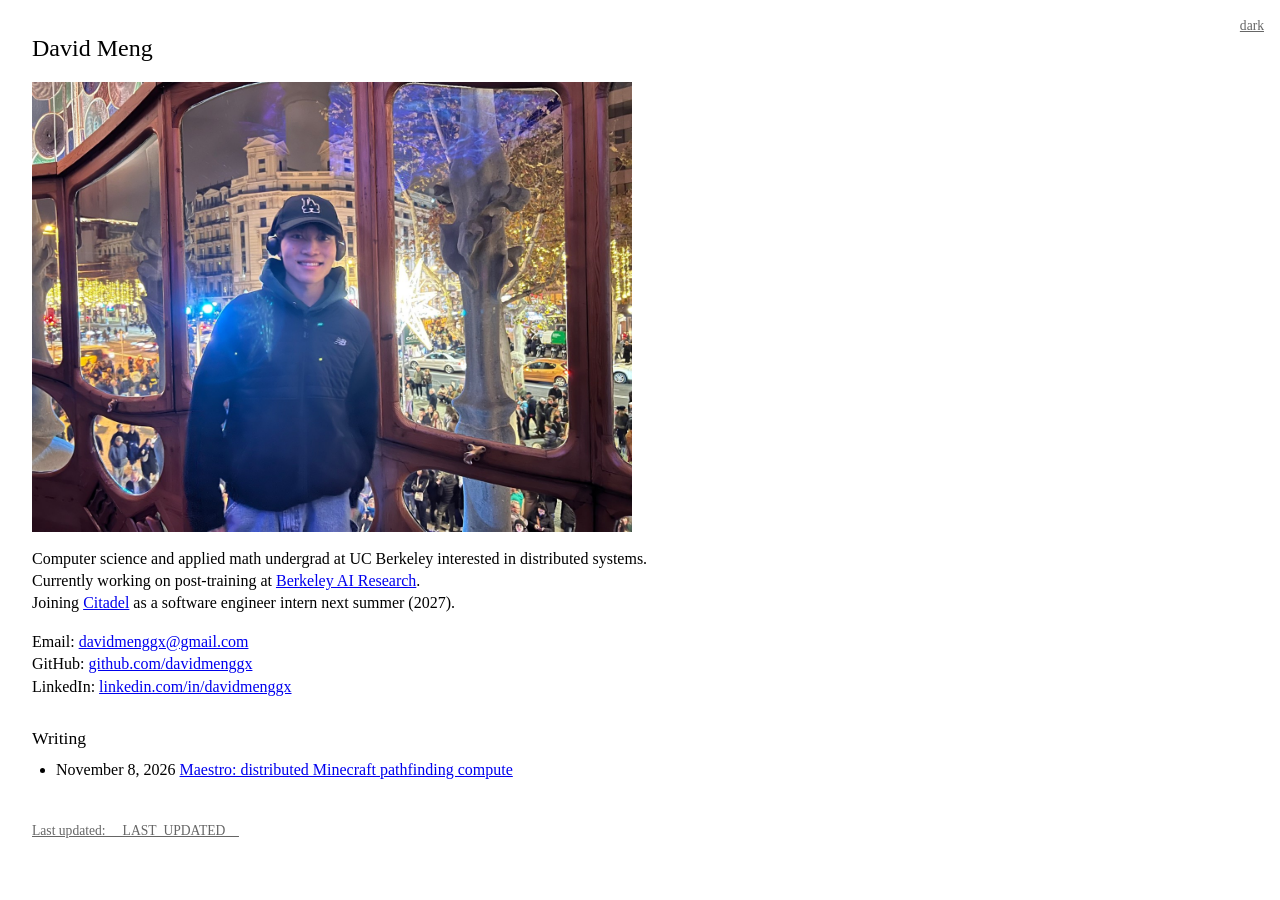
<file: index.html>
<!DOCTYPE html>
<html lang="en" data-theme="light">
<head>
<meta charset="utf-8">
<meta name="viewport" content="width=device-width, initial-scale=1">
<title>David Meng</title>
<link rel="stylesheet" href="style.css">
<script>
  (function () {
    var saved = null;
    try { saved = localStorage.getItem('theme'); } catch (e) {}
    document.documentElement.dataset.theme = saved === 'dark' ? 'dark' : 'light';
  })();
</script>
</head>
<body>

<button id="theme-toggle" type="button" hidden></button>

<h1>David Meng</h1>

<img id="portrait" src="assets/portraits/portrait1.jpg" alt="David Meng">
<div id="portrait-caption" hidden></div>

<script>
  (function () {
    // TODO: Make sure to update this when adding/removing portraits.
    // A first-time visitor always gets PORTRAITS[0]
    var PORTRAITS = [
      { src: 'assets/portraits/portrait1.jpg',  caption: 'Casa Batlló. Barcelona, Spain.' },
      { src: 'assets/portraits/portrait3.jpg', caption: 'Volcanoes National Park, Hawaii.' },
      { src: 'assets/portraits/portrait4.jpg', caption: 'Chicago, Illinois.' },
      { src: 'assets/portraits/portrait5.jpg', caption: 'Sagrada Família. Barcelona, Spain.' },
      { src: 'assets/portraits/portrait6.jpg', caption: 'Grand Canyon, Arizona.' },
      { src: 'assets/portraits/portrait7.jpg', caption: 'Pismo Beach, California.' },
      { src: 'assets/portraits/portrait8.jpg', caption: 'San Francisco, California.' },
    ];

    var img = document.getElementById('portrait');
    var tip = document.getElementById('portrait-caption');

    var KEY = 'portrait-deck';
    var state = null;
    var firstVisit = false;
    try {
      var raw = localStorage.getItem(KEY);
      firstVisit = raw === null;
      state = JSON.parse(raw);
    } catch (e) {}
    if (!state || !Array.isArray(state.deck)) state = { deck: [], last: -1 };

    state.deck = state.deck.filter(function (i) {
      return typeof i === 'number' && i >= 0 && i < PORTRAITS.length;
    });

    if (!state.deck.length) {
      for (var i = 0; i < PORTRAITS.length; i++) state.deck.push(i);
      var from = firstVisit ? 1 : 0;
      for (var i = state.deck.length - 1; i > from; i--) {   // Fisher-Yates
        var j = from + Math.floor(Math.random() * (i - from + 1));
        var t = state.deck[i]; state.deck[i] = state.deck[j]; state.deck[j] = t;
      }
      if (state.deck.length > 1 && state.deck[0] === state.last) {
        var k = 1 + Math.floor(Math.random() * (state.deck.length - 1));
        state.deck[0] = state.deck[k]; state.deck[k] = state.last;
      }
    }

    var next = state.deck.shift();
    var pick = PORTRAITS[next];
    state.last = next;
    try { localStorage.setItem(KEY, JSON.stringify(state)); } catch (e) {}

    img.src = pick.src;
    tip.textContent = pick.caption;

    function place(e) {
      var x = e.clientX + 14;
      var y = e.clientY + 16;
      if (x + tip.offsetWidth > window.innerWidth - 8) x = e.clientX - tip.offsetWidth - 14;
      if (y + tip.offsetHeight > window.innerHeight - 8) y = e.clientY - tip.offsetHeight - 16;
      tip.style.left = x + 'px';
      tip.style.top = y + 'px';
    }

    img.addEventListener('mouseenter', function (e) { tip.hidden = false; place(e); });
    img.addEventListener('mousemove', place);
    img.addEventListener('mouseleave', function () { tip.hidden = true; });
  })();
</script>

<p>
  Computer science and applied math undergrad at UC Berkeley interested in distributed systems.
  <br>
  Currently working on post-training at
  <a href="https://bair.berkeley.edu/">Berkeley AI Research</a>.
  <br>
  Joining <a href="https://www.citadel.com/">Citadel</a> as a software engineer intern next
  summer (2027).
</p>

<p>
  Email: <a href="mailto:davidmenggx@gmail.com">davidmenggx@gmail.com</a><br>
  GitHub: <a href="https://github.com/davidmenggx">github.com/davidmenggx</a><br>
  LinkedIn: <a href="https://www.linkedin.com/in/davidmenggx">linkedin.com/in/davidmenggx</a>
</p>

<h2>Writing</h2>
<ul>
  <li>
    <time datetime="2026-11-08">November 8, 2026</time>
    <a href="blog/maestro.html">Maestro: distributed Minecraft pathfinding compute</a>
  </li>
</ul>

<p id="updated">
  <a href="https://github.com/davidmenggx/davidmenggx.github.io">Last updated: __LAST_UPDATED__</a>
</p>

<script>
  (function () {
    var root = document.documentElement;
    var button = document.getElementById('theme-toggle');

    function render() {
      var dark = root.dataset.theme === 'dark';
      button.textContent = dark ? 'light' : 'dark';
      button.setAttribute('aria-label', dark ? 'Switch to light theme' : 'Switch to dark theme');
      button.setAttribute('aria-pressed', String(dark));
    }

    button.addEventListener('click', function () {
      var next = root.dataset.theme === 'dark' ? 'light' : 'dark';
      root.dataset.theme = next;
      try { localStorage.setItem('theme', next); } catch (e) {}
      render();
    });

    render();
    button.hidden = false;
  })();
</script>

</body>
</html>
</file>
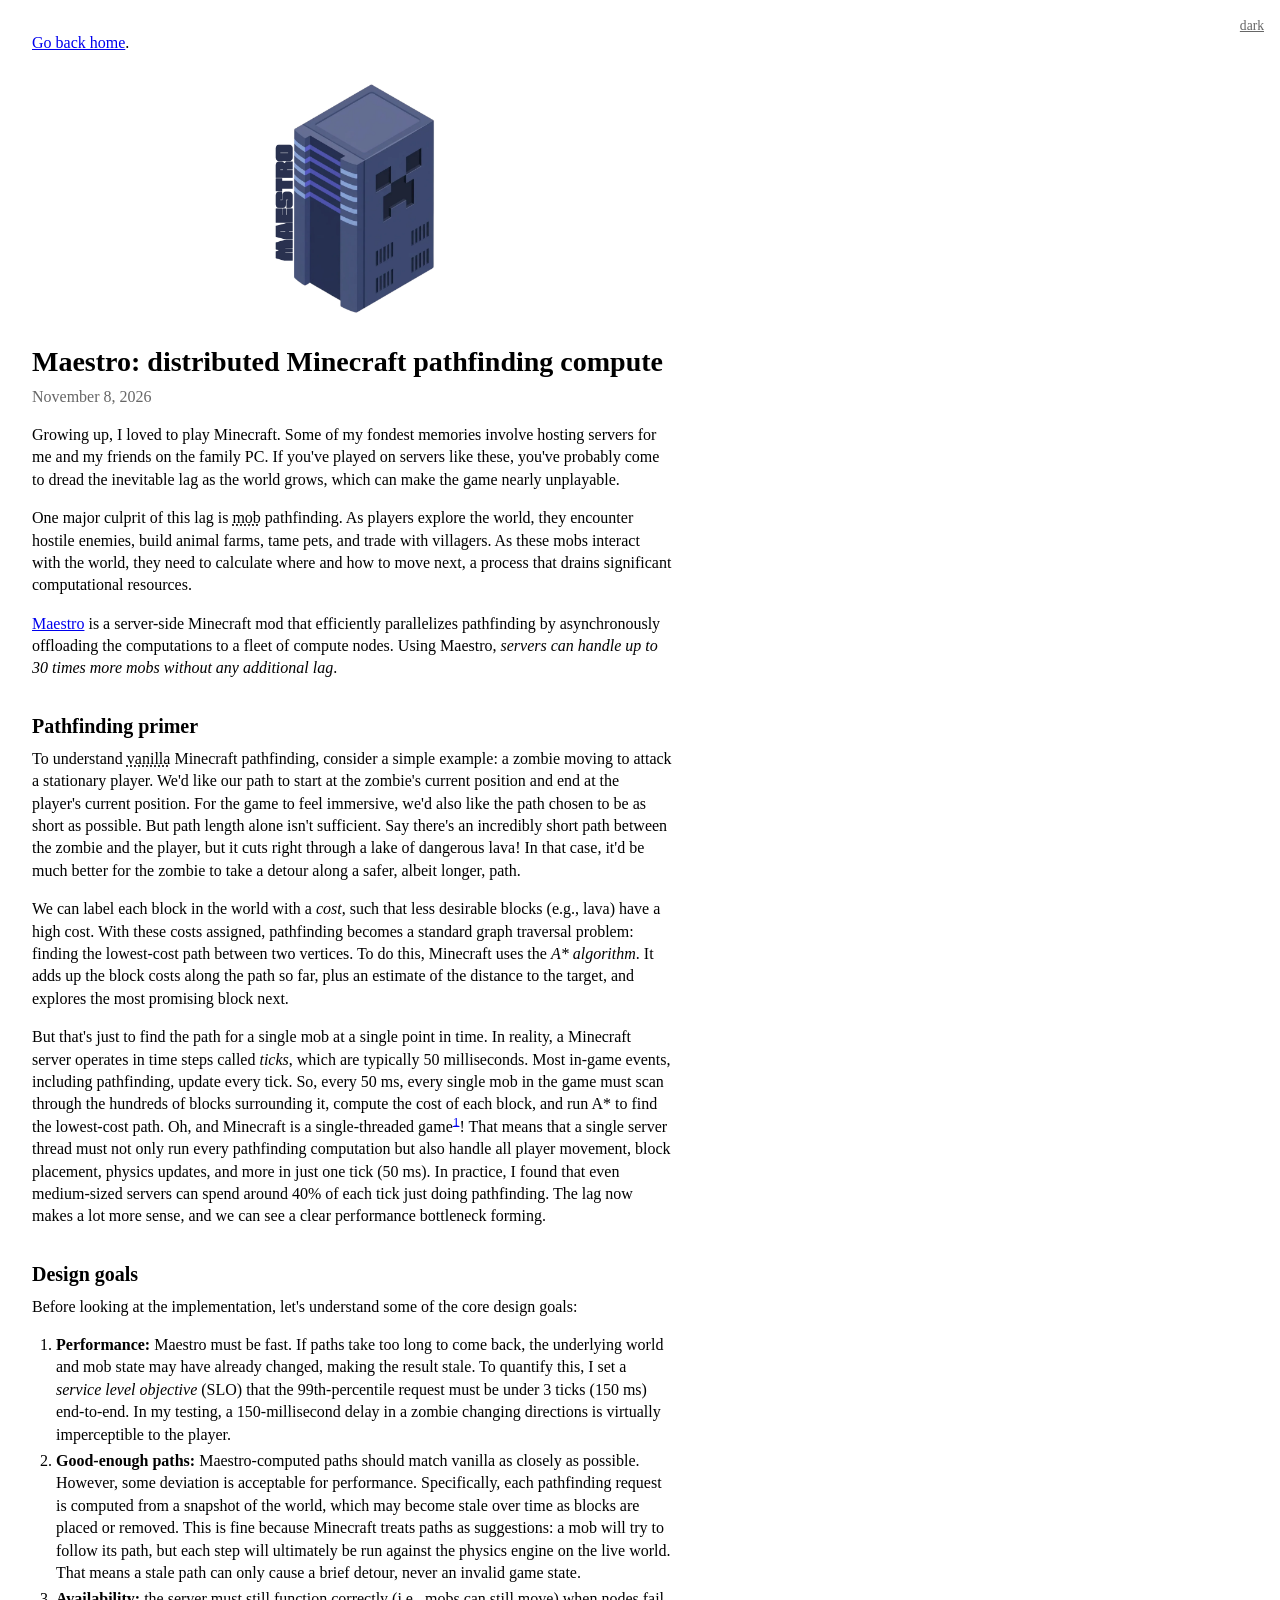
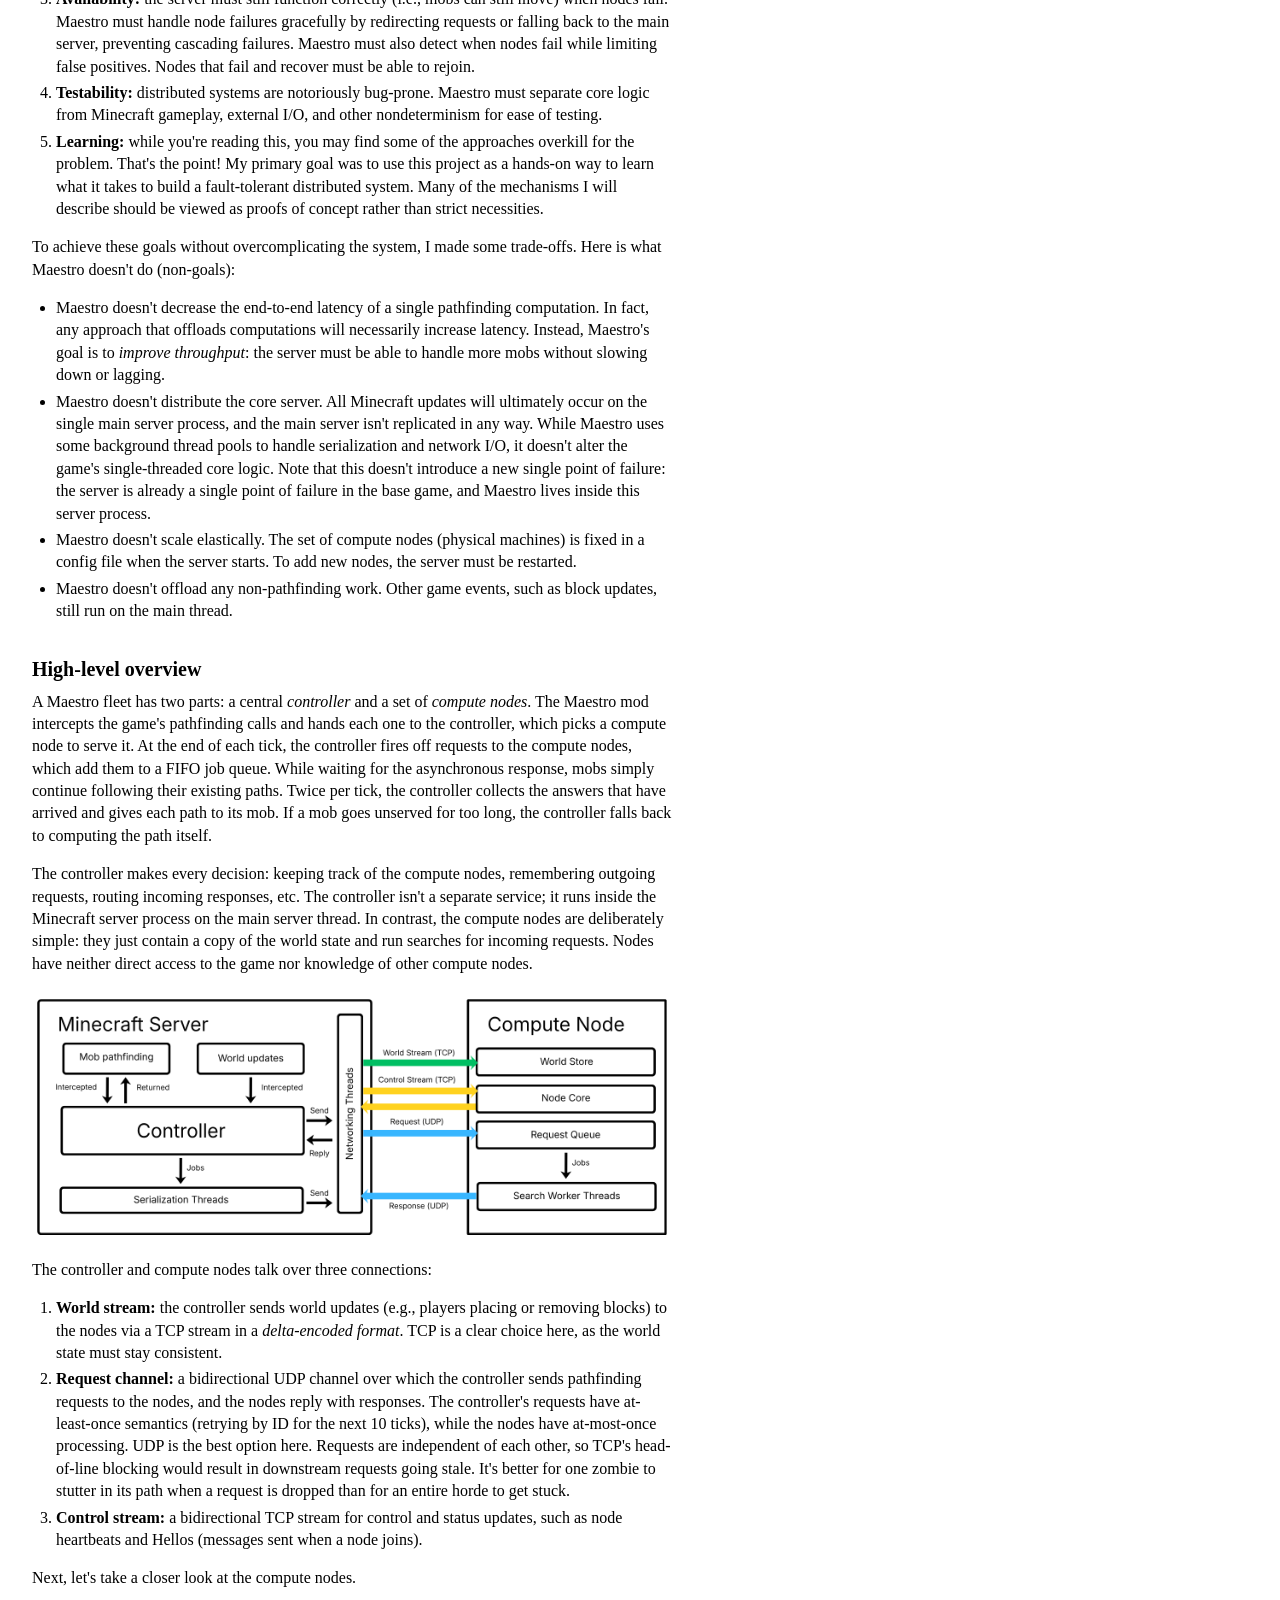
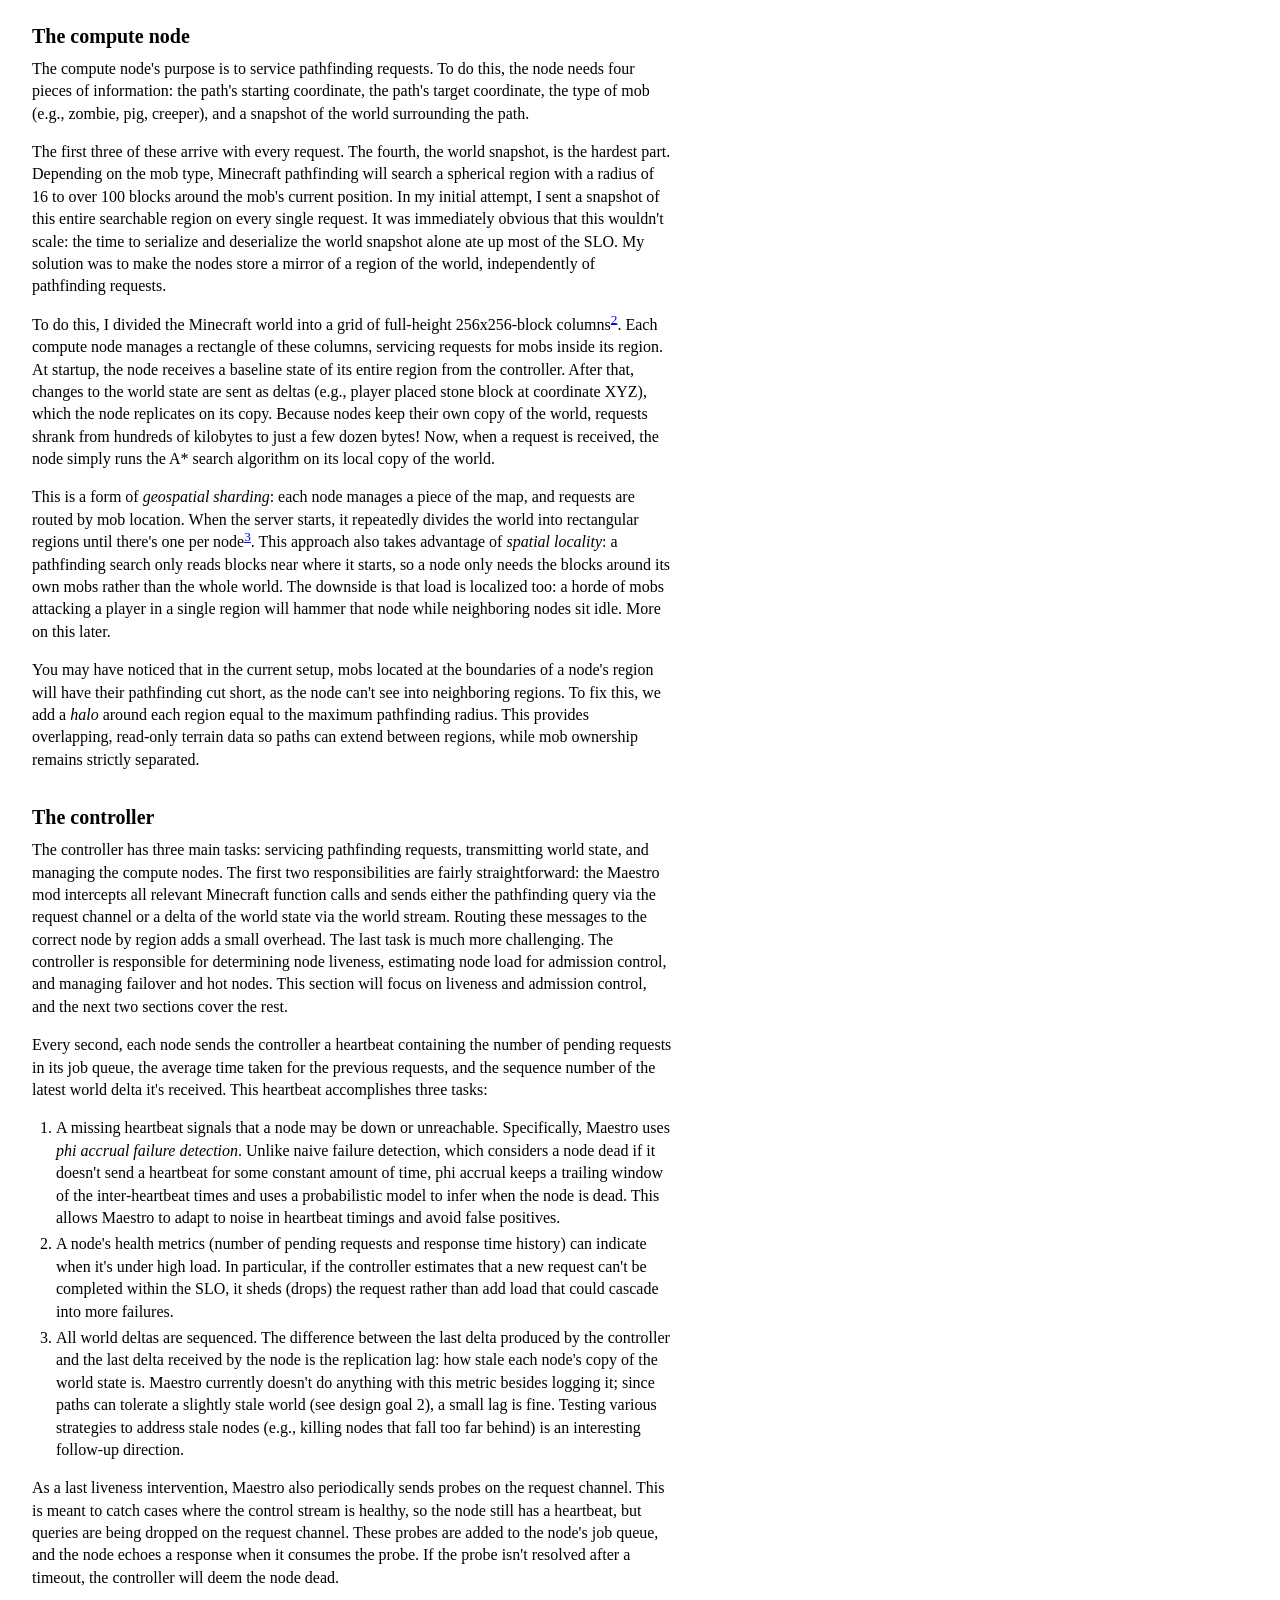
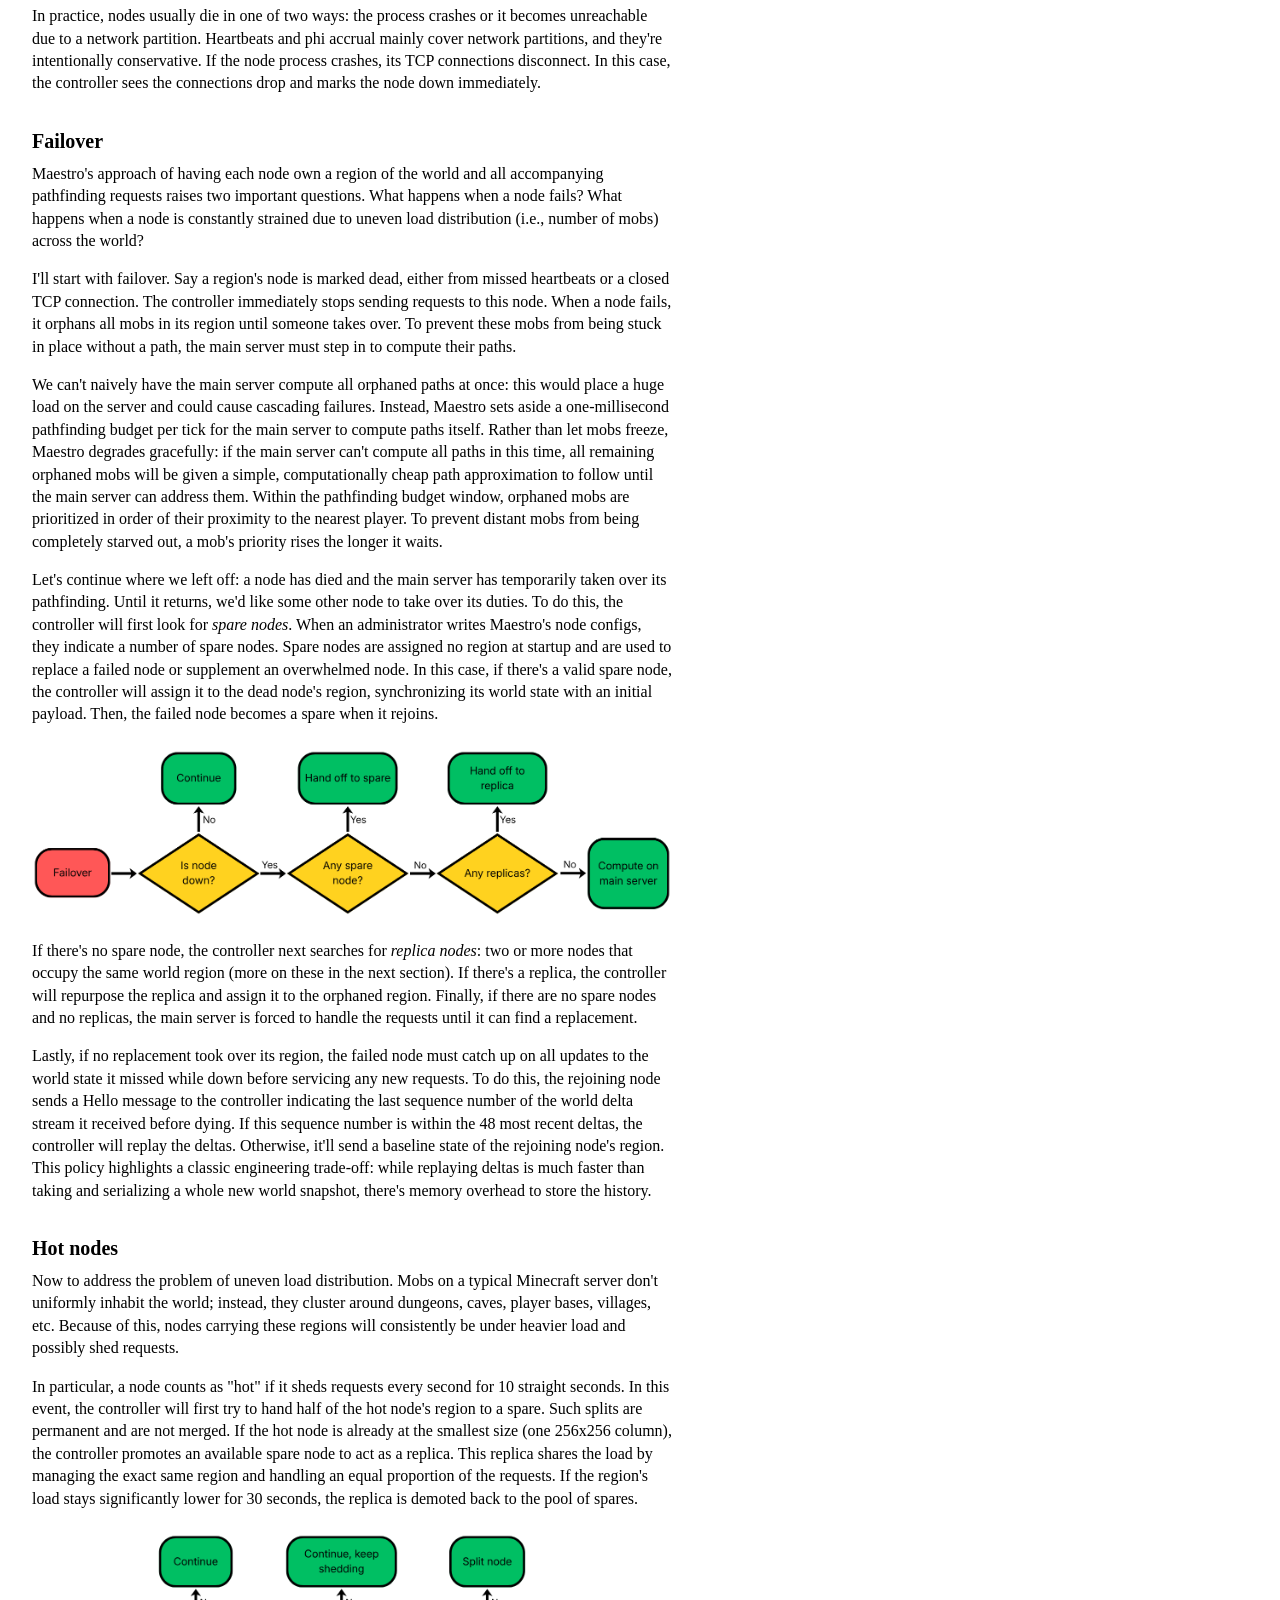
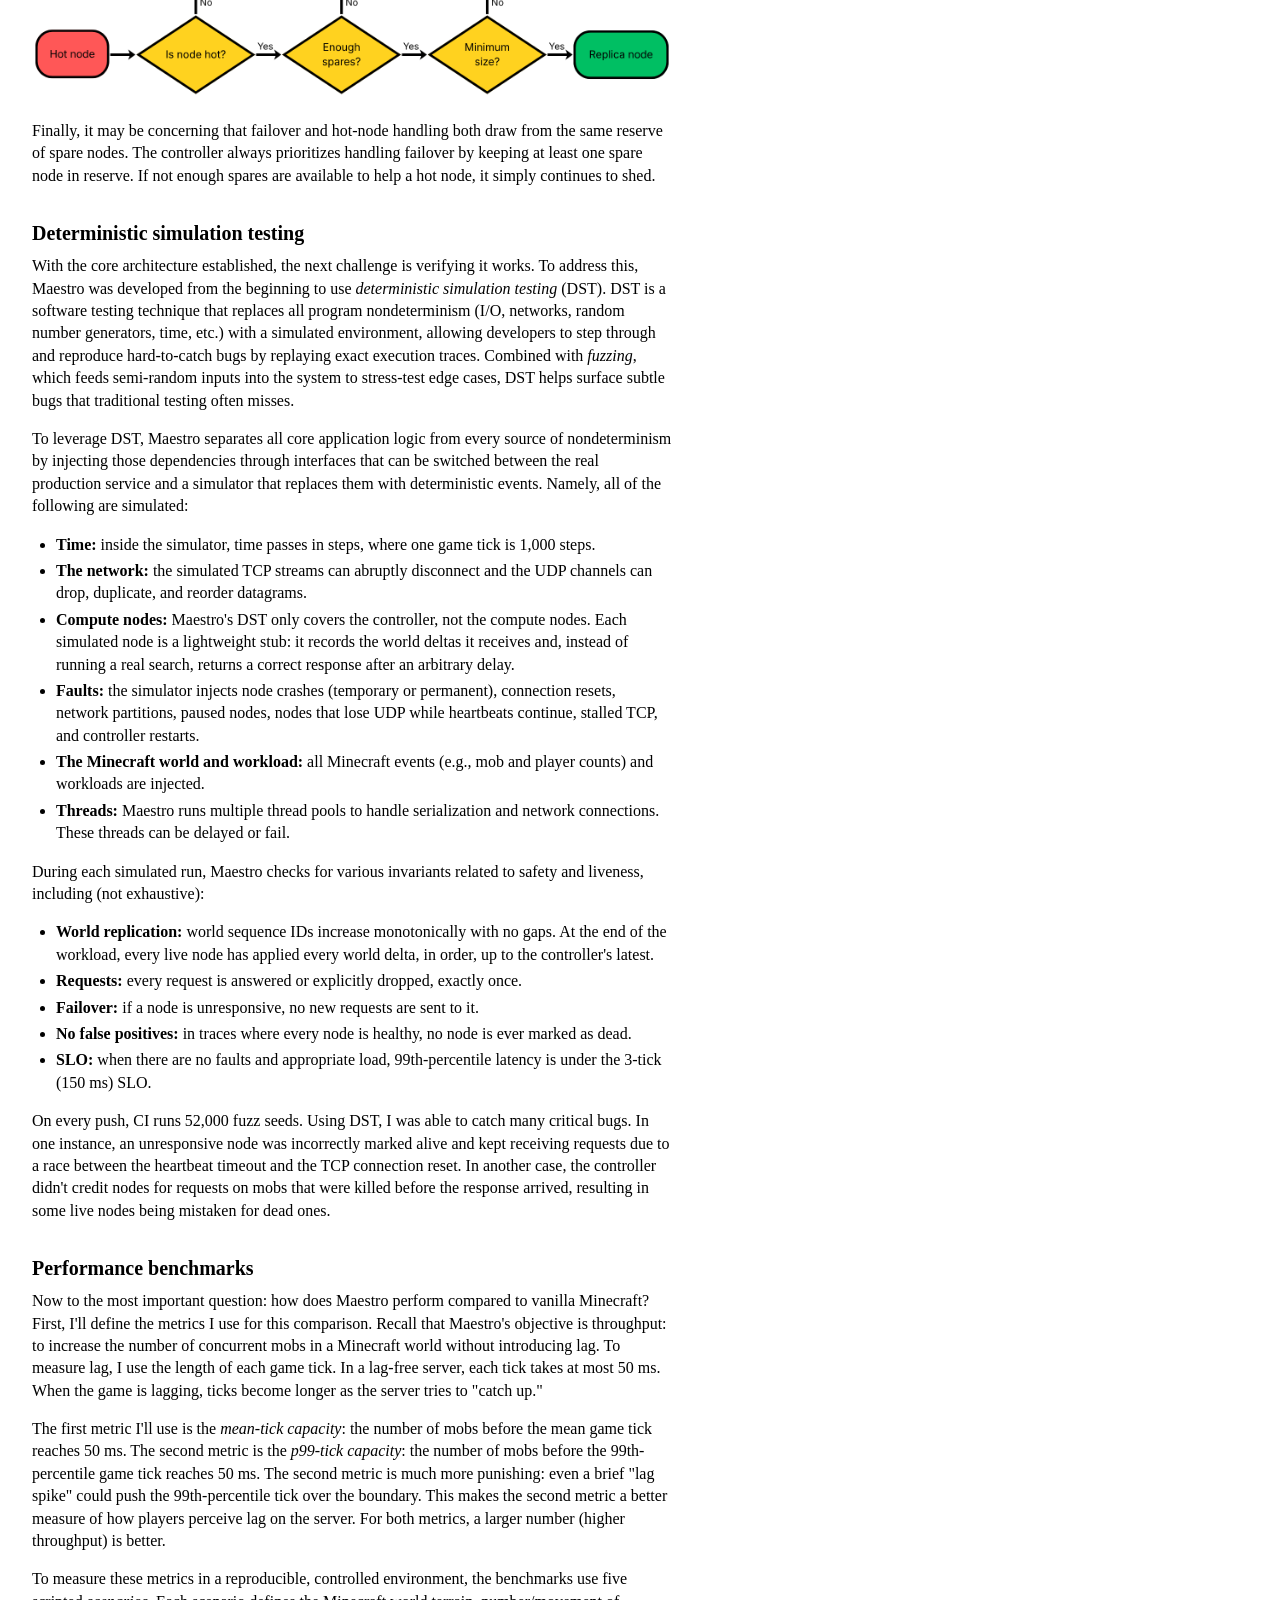
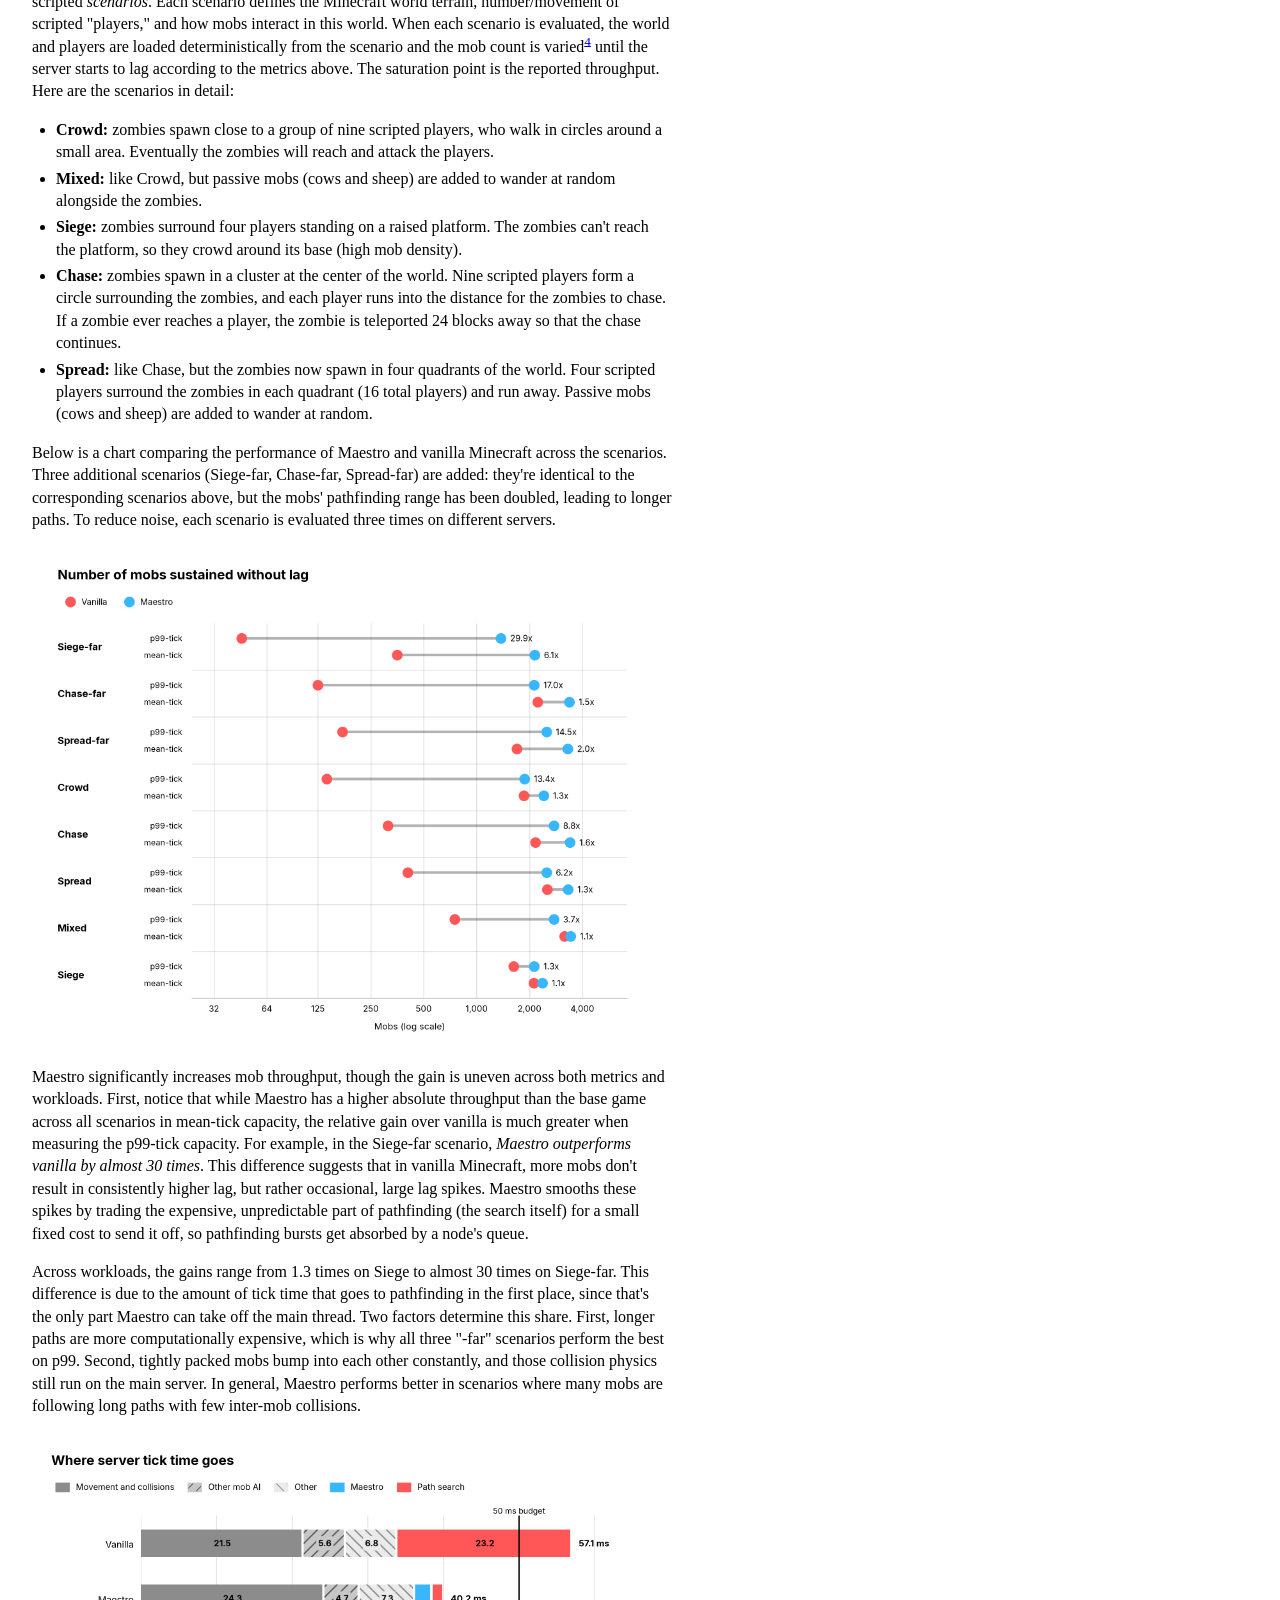
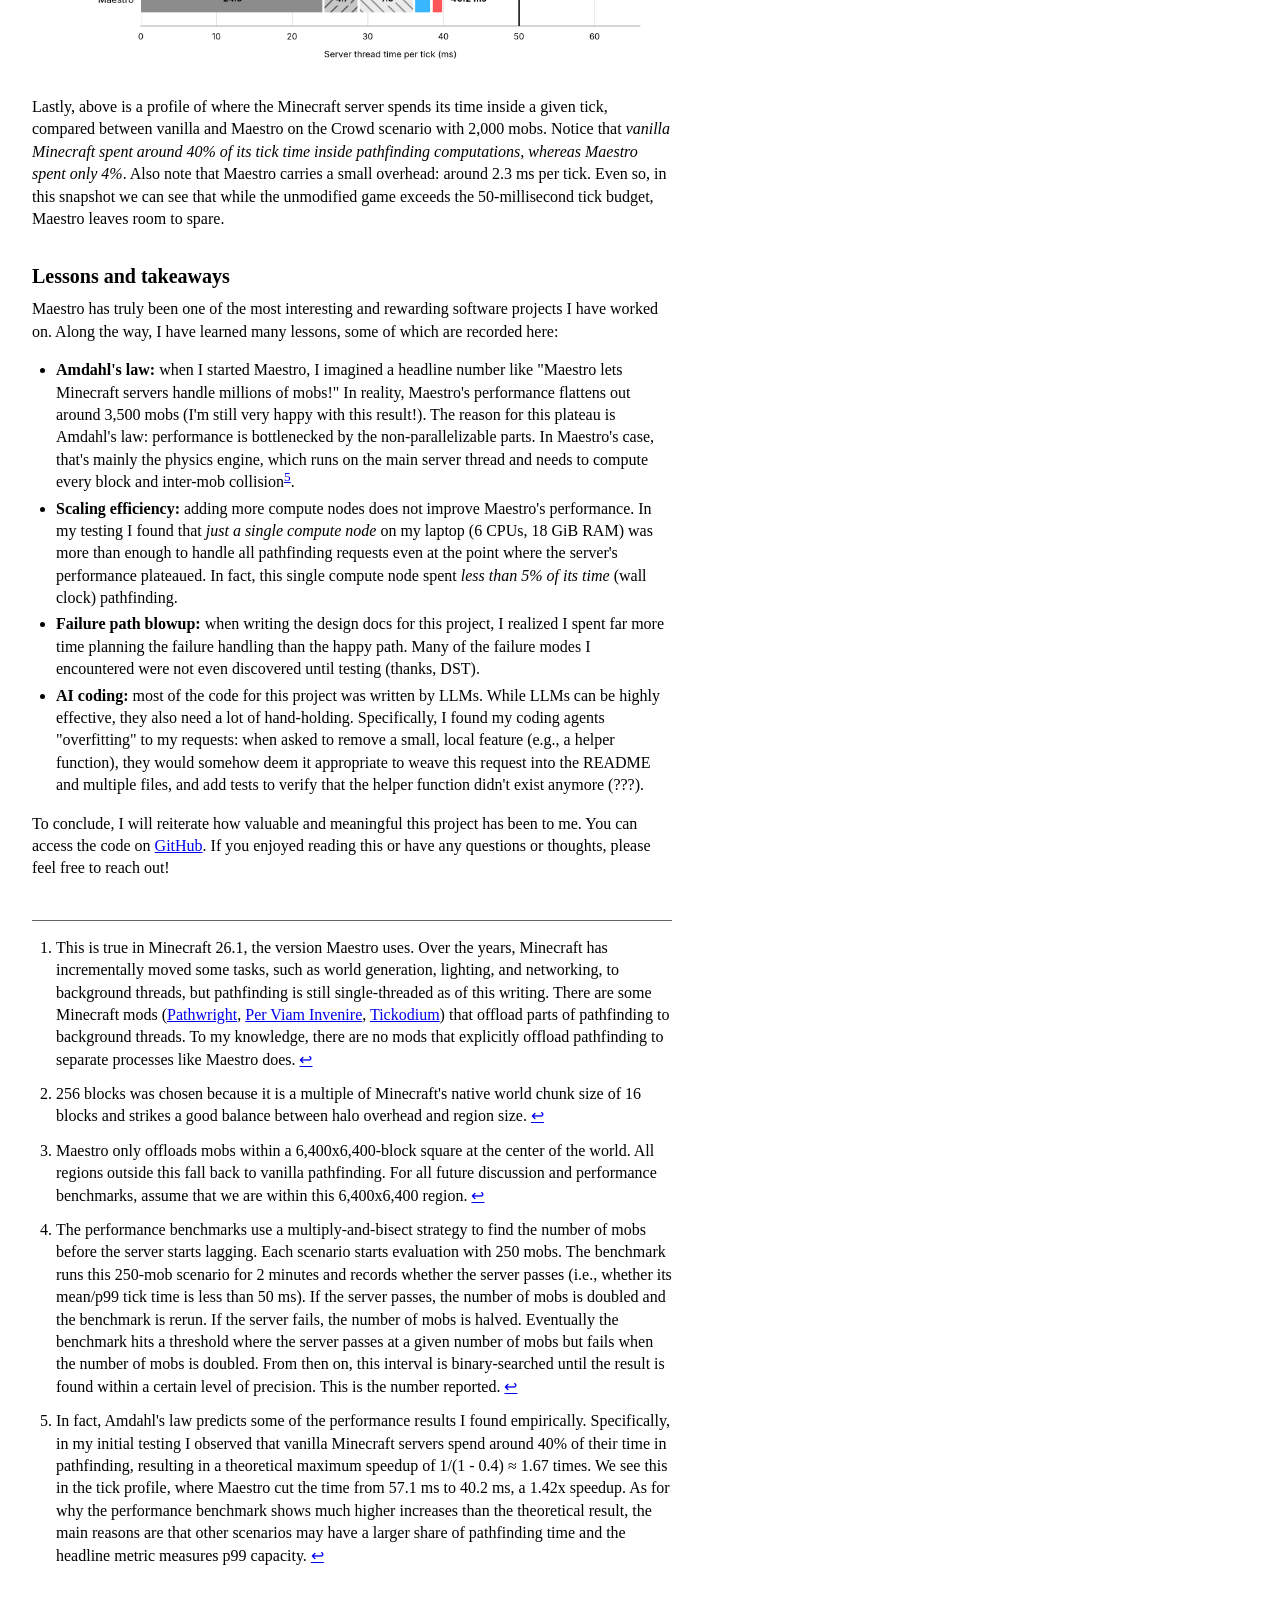
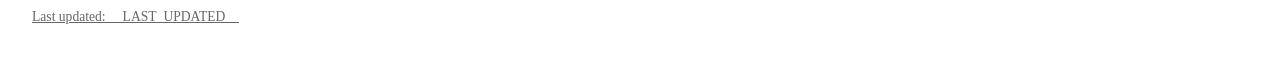
<file: blog/maestro.html>
<!DOCTYPE html>
<html lang="en" data-theme="light">
<head>
<meta charset="utf-8">
<meta name="viewport" content="width=device-width, initial-scale=1">
<title>Maestro: distributed Minecraft pathfinding compute</title>
<link rel="stylesheet" href="../style.css">
<script>
  (function () {
    var saved = null;
    try { saved = localStorage.getItem('theme'); } catch (e) {}
    document.documentElement.dataset.theme = saved === 'dark' ? 'dark' : 'light';
  })();
</script>
</head>
<body>

<button id="theme-toggle" type="button" hidden></button>

<p>
  <a href="../index.html">Go back home</a>.
</p>

<article>

<img class="logo" src="../assets/blogs/maestro/maestro_logo.png"
  alt="Maestro logo: a server tower with a creeper face on its side.">

<h1>Maestro: distributed Minecraft pathfinding compute</h1>
<p class="date"><time datetime="2026-11-08">November 8, 2026</time></p>

<p>
  Growing up, I loved to play Minecraft. Some of my fondest memories involve hosting servers for me
  and my friends on the family PC. If you've played on servers like these, you've probably come to
  dread the inevitable lag as the world grows, which can make the game nearly unplayable.
</p>

<p>
  One major culprit of this lag is <span class="term" data-definition="Any creature or non-player
  character in the game that can move around on its own.">mob</span> pathfinding. As players explore
  the world, they encounter hostile enemies, build animal farms, tame pets, and trade with
  villagers. As these mobs interact with the world, they need to calculate where and how to move
  next, a process that drains significant computational resources.
</p>

<p>
  <a href="https://github.com/davidmenggx/maestro">Maestro</a> is a server-side Minecraft mod that
  efficiently parallelizes pathfinding by asynchronously offloading the computations to a fleet of
  compute nodes. Using Maestro, <i>servers can handle up to 30 times more mobs without any
  additional lag</i>.
</p>

<h2>
  Pathfinding primer
</h2>

<p>
  To understand <span class="term" data-definition="The original, unmodified game.">vanilla</span>
  Minecraft pathfinding, consider a simple example: a zombie moving to attack a stationary player.
  We'd like our path to start at the zombie's current position and end at the player's current
  position. For the game to feel immersive, we'd also like the path chosen to be as short as
  possible. But path length alone isn't sufficient. Say there's an incredibly short path between the
  zombie and the player, but it cuts right through a lake of dangerous lava! In that case, it'd be
  much better for the zombie to take a detour along a safer, albeit longer, path.
</p>

<p>
  We can label each block in the world with a <i>cost</i>, such that less desirable blocks (e.g.,
  lava) have a high cost. With these costs assigned, pathfinding becomes a standard graph traversal
  problem: finding the lowest-cost path between two vertices. To do this, Minecraft uses the <i>A*
  algorithm</i>. It adds up the block costs along the path so far, plus an estimate of the distance
  to the target, and explores the most promising block next.
</p>

<p>
  But that's just to find the path for a single mob at a single point in time. In reality, a
  Minecraft server operates in time steps called <i>ticks</i>, which are typically 50 milliseconds.
  Most in-game events, including pathfinding, update every tick. So, every 50 ms, every single mob
  in the game must scan through the hundreds of blocks surrounding it, compute the cost of each
  block, and run A* to find the lowest-cost path. Oh, and Minecraft is a single-threaded
  game<sup><a id="fnref1" href="#fn1">1</a></sup>! That means that a single server thread must not
  only run every pathfinding computation but also handle all player movement, block placement,
  physics updates, and more in just one tick (50 ms). In practice, I found that even medium-sized
  servers can spend around 40% of each tick just doing pathfinding. The lag now makes a lot more
  sense, and we can see a clear performance bottleneck forming.
</p>

<h2>
  Design goals
</h2>

<p>
  Before looking at the implementation, let's understand some of the core design goals:
</p>

<ol>
  <li>
    <b>Performance:</b> Maestro must be fast. If paths take too long to come back, the underlying
    world and mob state may have already changed, making the result stale. To quantify this, I set a
    <i>service level objective</i> (SLO) that the 99th-percentile request must be under 3 ticks
    (150 ms) end-to-end. In my testing, a 150-millisecond delay in a zombie changing directions is
    virtually imperceptible to the player.
  </li>
  <li>
    <b>Good-enough paths:</b> Maestro-computed paths should match vanilla as closely as possible.
    However, some deviation is acceptable for performance. Specifically, each pathfinding request is
    computed from a snapshot of the world, which may become stale over time as blocks are placed or
    removed. This is fine because Minecraft treats paths as suggestions: a mob will try to follow
    its path, but each step will ultimately be run against the physics engine on the live world.
    That means a stale path can only cause a brief detour, never an invalid game state.
  </li>
  <li>
    <b>Availability:</b> the server must still function correctly (i.e., mobs can still move) when
    nodes fail. Maestro must handle node failures gracefully by redirecting requests or falling back
    to the main server, preventing cascading failures. Maestro must also detect when nodes fail
    while limiting false positives. Nodes that fail and recover must be able to rejoin.
  </li>
  <li>
    <b>Testability:</b> distributed systems are notoriously bug-prone. Maestro must separate core
    logic from Minecraft gameplay, external I/O, and other nondeterminism for ease of testing.
  </li>
  <li>
    <b>Learning:</b> while you're reading this, you may find some of the approaches overkill for the
    problem. That's the point! My primary goal was to use this project as a hands-on way to learn
    what it takes to build a fault-tolerant distributed system. Many of the mechanisms I will
    describe should be viewed as proofs of concept rather than strict necessities.
  </li>
</ol>

<p>
  To achieve these goals without overcomplicating the system, I made some trade-offs. Here is what
  Maestro doesn't do (non-goals):
</p>

<ul>
  <li>
    Maestro doesn't decrease the end-to-end latency of a single pathfinding computation. In fact,
    any approach that offloads computations will necessarily increase latency. Instead, Maestro's
    goal is to <i>improve throughput</i>: the server must be able to handle more mobs without
    slowing down or lagging.
  </li>
  <li>
    Maestro doesn't distribute the core server. All Minecraft updates will ultimately occur on the
    single main server process, and the main server isn't replicated in any way. While Maestro uses
    some background thread pools to handle serialization and network I/O, it doesn't alter the
    game's single-threaded core logic. Note that this doesn't introduce a new single point of
    failure: the server is already a single point of failure in the base game, and Maestro lives
    inside this server process.
  </li>
  <li>
    Maestro doesn't scale elastically. The set of compute nodes (physical machines) is fixed in a
    config file when the server starts. To add new nodes, the server must be restarted.
  </li>
  <li>
    Maestro doesn't offload any non-pathfinding work. Other game events, such as block updates,
    still run on the main thread.
  </li>
</ul>

<h2>
  High-level overview
</h2>

<p>
  A Maestro fleet has two parts: a central <i>controller</i> and a set of <i>compute nodes</i>. The
  Maestro mod intercepts the game's pathfinding calls and hands each one to the controller, which
  picks a compute node to serve it. At the end of each tick, the controller fires off requests to
  the compute nodes, which add them to a FIFO job queue. While waiting for the asynchronous
  response, mobs simply continue following their existing paths. Twice per tick, the controller
  collects the answers that have arrived and gives each path to its mob. If a mob goes unserved for
  too long, the controller falls back to computing the path itself.
</p>

<p>
  The controller makes every decision: keeping track of the compute nodes, remembering outgoing
  requests, routing incoming responses, etc. The controller isn't a separate service; it runs inside
  the Minecraft server process on the main server thread. In contrast, the compute nodes are
  deliberately simple: they just contain a copy of the world state and run searches for incoming
  requests. Nodes have neither direct access to the game nor knowledge of other compute nodes.
</p>

<img src="../assets/blogs/maestro/maestro_sys_design_light.png"
  data-dark-src="../assets/blogs/maestro/maestro_sys_design_dark.png"
  width="1500" height="552" loading="lazy"
  alt="Architecture diagram. Inside the Minecraft server, the controller intercepts mob pathfinding
  and world updates, returns paths to mobs, and passes jobs to serialization threads, which hand
  them to networking threads. The networking threads connect to a compute node over three links: a
  world stream (TCP) into its world store, a two-way control stream (TCP) with its node core, and
  requests (UDP) into its request queue. Search worker threads take jobs from the queue and send
  responses (UDP) back to the server.">

<p>
  The controller and compute nodes talk over three connections:
</p>

<ol>
  <li>
    <b>World stream:</b> the controller sends world updates (e.g., players placing or removing
    blocks) to the nodes via a TCP stream in a <i>delta-encoded format</i>. TCP is a clear choice
    here, as the world state must stay consistent.
  </li>
  <li>
    <b>Request channel:</b> a bidirectional UDP channel over which the controller sends pathfinding
    requests to the nodes, and the nodes reply with responses. The controller's requests have
    at-least-once semantics (retrying by ID for the next 10 ticks), while the nodes have
    at-most-once processing. UDP is the best option here. Requests are independent of each other, so
    TCP's head-of-line blocking would result in downstream requests going stale. It's better for one
    zombie to stutter in its path when a request is dropped than for an entire horde to get stuck.
  </li>
  <li>
    <b>Control stream:</b> a bidirectional TCP stream for control and status updates, such as node
    heartbeats and Hellos (messages sent when a node joins).
  </li>
</ol>

<p>
  Next, let's take a closer look at the compute nodes.
</p>

<h2>
  The compute node
</h2>

<p>
  The compute node's purpose is to service pathfinding requests. To do this, the node needs four
  pieces of information: the path's starting coordinate, the path's target coordinate, the type of
  mob (e.g., zombie, pig, creeper), and a snapshot of the world surrounding the path.
</p>

<p>
  The first three of these arrive with every request. The fourth, the world snapshot, is the hardest
  part. Depending on the mob type, Minecraft pathfinding will search a spherical region with a
  radius of 16 to over 100 blocks around the mob's current position. In my initial attempt, I sent a
  snapshot of this entire searchable region on every single request. It was immediately obvious that
  this wouldn't scale: the time to serialize and deserialize the world snapshot alone ate up most of
  the SLO. My solution was to make the nodes store a mirror of a region of the world, independently
  of pathfinding requests.
</p>

<p>
  To do this, I divided the Minecraft world into a grid of full-height 256x256-block
  columns<sup><a id="fnref2" href="#fn2">2</a></sup>. Each compute node manages a rectangle of these
  columns, servicing requests for mobs inside its region. At startup, the node receives a baseline
  state of its entire region from the controller. After that, changes to the world state are sent as
  deltas (e.g., player placed stone block at coordinate XYZ), which the node replicates on its copy.
  Because nodes keep their own copy of the world, requests shrank from hundreds of kilobytes to just
  a few dozen bytes! Now, when a request is received, the node simply runs the A* search algorithm
  on its local copy of the world.
</p>

<p>
  This is a form of <i>geospatial sharding</i>: each node manages a piece of the map, and requests
  are routed by mob location. When the server starts, it repeatedly divides the world into
  rectangular regions until there's one per node<sup><a id="fnref3" href="#fn3">3</a></sup>. This
  approach also takes advantage of <i>spatial locality</i>: a pathfinding search only reads blocks
  near where it starts, so a node only needs the blocks around its own mobs rather than the whole
  world. The downside is that load is localized too: a horde of mobs attacking a player in a single
  region will hammer that node while neighboring nodes sit idle. More on this later.
</p>

<p>
  You may have noticed that in the current setup, mobs located at the boundaries of a node's region
  will have their pathfinding cut short, as the node can't see into neighboring regions. To fix
  this, we add a <i>halo</i> around each region equal to the maximum pathfinding radius. This
  provides overlapping, read-only terrain data so paths can extend between regions, while mob
  ownership remains strictly separated.
</p>

<h2>
  The controller
</h2>

<p>
  The controller has three main tasks: servicing pathfinding requests, transmitting world state, and
  managing the compute nodes. The first two responsibilities are fairly straightforward: the Maestro
  mod intercepts all relevant Minecraft function calls and sends either the pathfinding query via
  the request channel or a delta of the world state via the world stream. Routing these messages to
  the correct node by region adds a small overhead. The last task is much more challenging. The
  controller is responsible for determining node liveness, estimating node load for admission
  control, and managing failover and hot nodes. This section will focus on liveness and admission
  control, and the next two sections cover the rest.
</p>

<p>
  Every second, each node sends the controller a heartbeat containing the number of pending requests
  in its job queue, the average time taken for the previous requests, and the sequence number of the
  latest world delta it's received. This heartbeat accomplishes three tasks:
</p>

<ol>
  <li>
    A missing heartbeat signals that a node may be down or unreachable. Specifically, Maestro uses
    <i>phi accrual failure detection</i>. Unlike naive failure detection, which considers a node
    dead if it doesn't send a heartbeat for some constant amount of time, phi accrual keeps a
    trailing window of the inter-heartbeat times and uses a probabilistic model to infer when the
    node is dead. This allows Maestro to adapt to noise in heartbeat timings and avoid false
    positives.
  </li>
  <li>
    A node's health metrics (number of pending requests and response time history) can indicate when
    it's under high load. In particular, if the controller estimates that a new request can't be
    completed within the SLO, it sheds (drops) the request rather than add load that could cascade
    into more failures.
  </li>
  <li>
    All world deltas are sequenced. The difference between the last delta produced by the controller
    and the last delta received by the node is the replication lag: how stale each node's copy of
    the world state is. Maestro currently doesn't do anything with this metric besides logging it;
    since paths can tolerate a slightly stale world (see design goal 2), a small lag is fine.
    Testing various strategies to address stale nodes (e.g., killing nodes that fall too far behind)
    is an interesting follow-up direction.
  </li>
</ol>

<p>
  As a last liveness intervention, Maestro also periodically sends probes on the request channel.
  This is meant to catch cases where the control stream is healthy, so the node still has a
  heartbeat, but queries are being dropped on the request channel. These probes are added to the
  node's job queue, and the node echoes a response when it consumes the probe. If the probe isn't
  resolved after a timeout, the controller will deem the node dead.
</p>

<p>
  In practice, nodes usually die in one of two ways: the process crashes or it becomes unreachable
  due to a network partition. Heartbeats and phi accrual mainly cover network partitions, and
  they're intentionally conservative. If the node process crashes, its TCP connections disconnect.
  In this case, the controller sees the connections drop and marks the node down immediately.
</p>

<h2>
  Failover
</h2>

<p>
  Maestro's approach of having each node own a region of the world and all accompanying pathfinding
  requests raises two important questions. What happens when a node fails? What happens when a node
  is constantly strained due to uneven load distribution (i.e., number of mobs) across the world?
</p>

<p>
  I'll start with failover. Say a region's node is marked dead, either from missed heartbeats or a
  closed TCP connection. The controller immediately stops sending requests to this node. When a node
  fails, it orphans all mobs in its region until someone takes over. To prevent these mobs from
  being stuck in place without a path, the main server must step in to compute their paths.
</p>

<p>
  We can't naively have the main server compute all orphaned paths at once: this would place a huge
  load on the server and could cause cascading failures. Instead, Maestro sets aside a
  one-millisecond pathfinding budget per tick for the main server to compute paths itself. Rather
  than let mobs freeze, Maestro degrades gracefully: if the main server can't compute all paths in
  this time, all remaining orphaned mobs will be given a simple, computationally cheap path
  approximation to follow until the main server can address them. Within the pathfinding budget
  window, orphaned mobs are prioritized in order of their proximity to the nearest player. To
  prevent distant mobs from being completely starved out, a mob's priority rises the longer it
  waits.
</p>

<p>
  Let's continue where we left off: a node has died and the main server has temporarily taken over
  its pathfinding. Until it returns, we'd like some other node to take over its duties. To do this,
  the controller will first look for <i>spare nodes</i>. When an administrator writes Maestro's node
  configs, they indicate a number of spare nodes. Spare nodes are assigned no region at startup and
  are used to replace a failed node or supplement an overwhelmed node. In this case, if there's a
  valid spare node, the controller will assign it to the dead node's region, synchronizing its world
  state with an initial payload. Then, the failed node becomes a spare when it rejoins.
</p>

<img src="../assets/blogs/maestro/failover_flow_light.png"
  data-dark-src="../assets/blogs/maestro/failover_flow_dark.png"
  width="1500" height="389" loading="lazy"
  alt="Failover flowchart. If the node isn't down, continue. If it is, hand its region off to a
  spare node if there is one; otherwise to a replica if there is one; otherwise compute its paths on
  the main server.">

<p>
  If there's no spare node, the controller next searches for <i>replica nodes</i>: two or more nodes
  that occupy the same world region (more on these in the next section). If there's a replica, the
  controller will repurpose the replica and assign it to the orphaned region. Finally, if there are
  no spare nodes and no replicas, the main server is forced to handle the requests until it can find
  a replacement.
</p>

<p>
  Lastly, if no replacement took over its region, the failed node must catch up on all updates to
  the world state it missed while down before servicing any new requests. To do this, the rejoining
  node sends a Hello message to the controller indicating the last sequence number of the world
  delta stream it received before dying. If this sequence number is within the 48 most recent
  deltas, the controller will replay the deltas. Otherwise, it'll send a baseline state of the
  rejoining node's region. This policy highlights a classic engineering trade-off: while replaying
  deltas is much faster than taking and serializing a whole new world snapshot, there's memory
  overhead to store the history.
</p>

<h2>
  Hot nodes
</h2>

<p>
  Now to address the problem of uneven load distribution. Mobs on a typical Minecraft server don't
  uniformly inhabit the world; instead, they cluster around dungeons, caves, player bases, villages,
  etc. Because of this, nodes carrying these regions will consistently be under heavier load and
  possibly shed requests.
</p>

<p>
  In particular, a node counts as "hot" if it sheds requests every second for 10 straight seconds.
  In this event, the controller will first try to hand half of the hot node's region to a spare.
  Such splits are permanent and are not merged. If the hot node is already at the smallest size (one
  256x256 column), the controller promotes an available spare node to act as a replica. This replica
  shares the load by managing the exact same region and handling an equal proportion of the
  requests. If the region's load stays significantly lower for 30 seconds, the replica is demoted
  back to the pool of spares.
</p>

<img src="../assets/blogs/maestro/hot_flow_light.png"
  data-dark-src="../assets/blogs/maestro/hot_flow_dark.png"
  width="1500" height="380" loading="lazy"
  alt="Hot node flowchart. If the node isn't hot, continue. If it is but there aren't enough spares,
  continue and keep shedding. If there are enough spares, split the node, or, if it's already the
  minimum size, add a replica node.">

<p>
  Finally, it may be concerning that failover and hot-node handling both draw from the same reserve
  of spare nodes. The controller always prioritizes handling failover by keeping at least one spare
  node in reserve. If not enough spares are available to help a hot node, it simply continues to
  shed.
</p>

<h2>
  Deterministic simulation testing
</h2>

<p>
  With the core architecture established, the next challenge is verifying it works. To address this,
  Maestro was developed from the beginning to use <i>deterministic simulation testing</i> (DST). DST
  is a software testing technique that replaces all program nondeterminism (I/O, networks, random
  number generators, time, etc.) with a simulated environment, allowing developers to step through
  and reproduce hard-to-catch bugs by replaying exact execution traces. Combined with
  <i>fuzzing</i>, which feeds semi-random inputs into the system to stress-test edge cases, DST
  helps surface subtle bugs that traditional testing often misses.
</p>

<p>
  To leverage DST, Maestro separates all core application logic from every source of nondeterminism
  by injecting those dependencies through interfaces that can be switched between the real
  production service and a simulator that replaces them with deterministic events. Namely, all of
  the following are simulated:
</p>

<ul>
  <li>
    <b>Time:</b> inside the simulator, time passes in steps, where one game tick is 1,000 steps.
  </li>
  <li>
    <b>The network:</b> the simulated TCP streams can abruptly disconnect and the UDP channels can
    drop, duplicate, and reorder datagrams.
  </li>
  <li>
    <b>Compute nodes:</b> Maestro's DST only covers the controller, not the compute nodes. Each
    simulated node is a lightweight stub: it records the world deltas it receives and, instead of
    running a real search, returns a correct response after an arbitrary delay.
  </li>
  <li>
    <b>Faults:</b> the simulator injects node crashes (temporary or permanent), connection resets,
    network partitions, paused nodes, nodes that lose UDP while heartbeats continue, stalled TCP,
    and controller restarts.
  </li>
  <li>
    <b>The Minecraft world and workload:</b> all Minecraft events (e.g., mob and player counts) and
    workloads are injected.
  </li>
  <li>
    <b>Threads:</b> Maestro runs multiple thread pools to handle serialization and network
    connections. These threads can be delayed or fail.
  </li>
</ul>

<p>
  During each simulated run, Maestro checks for various invariants related to safety and liveness,
  including (not exhaustive):
</p>

<ul>
  <li>
    <b>World replication:</b> world sequence IDs increase monotonically with no gaps. At the end of
    the workload, every live node has applied every world delta, in order, up to the controller's
    latest.
  </li>
  <li>
    <b>Requests:</b> every request is answered or explicitly dropped, exactly once.
  </li>
  <li>
    <b>Failover:</b> if a node is unresponsive, no new requests are sent to it.
  </li>
  <li>
    <b>No false positives:</b> in traces where every node is healthy, no node is ever marked as
    dead.
  </li>
  <li>
    <b>SLO:</b> when there are no faults and appropriate load, 99th-percentile latency is under the
    3-tick (150 ms) SLO.
  </li>
</ul>

<p>
  On every push, CI runs 52,000 fuzz seeds. Using DST, I was able to catch many critical bugs.
  In one instance, an unresponsive node was incorrectly marked alive and kept receiving requests 
  due to a race between the heartbeat timeout and the TCP connection reset. In another case,
  the controller didn't credit nodes for requests on mobs that were killed before the response
  arrived, resulting in some live nodes being mistaken for dead ones.
</p>

<h2>
  Performance benchmarks
</h2>

<p>
  Now to the most important question: how does Maestro perform compared to vanilla Minecraft? First,
  I'll define the metrics I use for this comparison. Recall that Maestro's objective is throughput:
  to increase the number of concurrent mobs in a Minecraft world without introducing lag. To measure
  lag, I use the length of each game tick. In a lag-free server, each tick takes at most 50 ms. When
  the game is lagging, ticks become longer as the server tries to "catch up."
</p>

<p>
  The first metric I'll use is the <i>mean-tick capacity</i>: the number of mobs before the mean
  game tick reaches 50 ms. The second metric is the <i>p99-tick capacity</i>: the number of mobs
  before the 99th-percentile game tick reaches 50 ms. The second metric is much more punishing: even
  a brief "lag spike" could push the 99th-percentile tick over the boundary. This makes the second
  metric a better measure of how players perceive lag on the server. For both metrics, a larger
  number (higher throughput) is better.
</p>

<p>
  To measure these metrics in a reproducible, controlled environment, the benchmarks use five
  scripted <i>scenarios</i>. Each scenario defines the Minecraft world terrain, number/movement of
  scripted "players," and how mobs interact in this world. When each scenario is evaluated, the
  world and players are loaded deterministically from the scenario and the mob count is
  varied<sup><a id="fnref4" href="#fn4">4</a></sup> until the server starts to lag according to the
  metrics above. The saturation point is the reported throughput. Here are the scenarios in detail:
</p>

<ul>
  <li>
    <b>Crowd:</b> zombies spawn close to a group of nine scripted players, who walk in circles
    around a small area. Eventually the zombies will reach and attack the players.
  </li>
  <li>
    <b>Mixed:</b> like Crowd, but passive mobs (cows and sheep) are added to wander at random
    alongside the zombies.
  </li>
  <li>
    <b>Siege:</b> zombies surround four players standing on a raised platform. The zombies can't
    reach the platform, so they crowd around its base (high mob density).
  </li>
  <li>
    <b>Chase:</b> zombies spawn in a cluster at the center of the world. Nine scripted players form
    a circle surrounding the zombies, and each player runs into the distance for the zombies to
    chase. If a zombie ever reaches a player, the zombie is teleported 24 blocks away so that the
    chase continues.
  </li>
  <li>
    <b>Spread:</b> like Chase, but the zombies now spawn in four quadrants of the world. Four
    scripted players surround the zombies in each quadrant (16 total players) and run away. Passive
    mobs (cows and sheep) are added to wander at random.
  </li>
</ul>

<p>
  Below is a chart comparing the performance of Maestro and vanilla Minecraft across the scenarios.
  Three additional scenarios (Siege-far, Chase-far, Spread-far) are added: they're identical to the
  corresponding scenarios above, but the mobs' pathfinding range has been doubled, leading to longer
  paths. To reduce noise, each scenario is evaluated three times on different servers.
</p>

<img src="../assets/blogs/maestro/dumbbell_light.png"
  data-dark-src="../assets/blogs/maestro/dumbbell_dark.png"
  width="2000" height="1520" loading="lazy"
  alt="Chart of the number of mobs sustained without lag, vanilla versus Maestro, on a log scale.
  Maestro's gain on p99-tick and mean-tick capacity: Siege-far 29.9x and 6.1x, Chase-far 17.0x and
  1.5x, Spread-far 14.5x and 2.0x, Crowd 13.4x and 1.3x, Chase 8.8x and 1.6x, Spread 6.2x and 1.3x,
  Mixed 3.7x and 1.1x, Siege 1.3x and 1.1x.">

<p>
  Maestro significantly increases mob throughput, though the gain is uneven across both metrics and
  workloads. First, notice that while Maestro has a higher absolute throughput than the base game
  across all scenarios in mean-tick capacity, the relative gain over vanilla is much greater when
  measuring the p99-tick capacity. For example, in the Siege-far scenario, <i>Maestro outperforms
  vanilla by almost 30 times</i>. This difference suggests that in vanilla Minecraft, more mobs
  don't result in consistently higher lag, but rather occasional, large lag spikes. Maestro smooths
  these spikes by trading the expensive, unpredictable part of pathfinding (the search itself) for a
  small fixed cost to send it off, so pathfinding bursts get absorbed by a node's queue.
</p>

<p>
  Across workloads, the gains range from 1.3 times on Siege to almost 30 times on Siege-far. This
  difference is due to the amount of tick time that goes to pathfinding in the first place, since
  that's the only part Maestro can take off the main thread. Two factors determine this share.
  First, longer paths are more computationally expensive, which is why all three "-far" scenarios
  perform the best on p99. Second, tightly packed mobs bump into each other constantly, and those
  collision physics still run on the main server. In general, Maestro performs better in scenarios
  where many mobs are following long paths with few inter-mob collisions.
</p>

<img src="../assets/blogs/maestro/tick_breakdown_light.png"
  data-dark-src="../assets/blogs/maestro/tick_breakdown_dark.png"
  width="2000" height="720" loading="lazy"
  alt="Stacked bar chart of server thread time per tick. Vanilla: 21.5 ms movement and collisions,
  5.6 ms other mob AI, 6.8 ms other, and 23.2 ms path search, totaling 57.1 ms, over the 50 ms
  budget. Maestro: 24.3 ms movement and collisions, 4.7 ms other mob AI, 7.3 ms other, and small
  slices for Maestro and path search, totaling 40.2 ms.">

<p>
  Lastly, above is a profile of where the Minecraft server spends its time inside a given tick,
  compared between vanilla and Maestro on the Crowd scenario with 2,000 mobs. Notice that <i>vanilla
  Minecraft spent around 40% of its tick time inside pathfinding computations, whereas Maestro spent
  only 4%</i>. Also note that Maestro carries a small overhead: around 2.3 ms per tick. Even so, in
  this snapshot we can see that while the unmodified game exceeds the 50-millisecond tick budget,
  Maestro leaves room to spare.
</p>

<h2>
  Lessons and takeaways
</h2>

<p>
  Maestro has truly been one of the most interesting and rewarding software projects I have worked
  on. Along the way, I have learned many lessons, some of which are recorded here:
</p>

<ul>
  <li>
    <b>Amdahl's law:</b> when I started Maestro, I imagined a headline number like "Maestro lets
    Minecraft servers handle millions of mobs!" In reality, Maestro's performance flattens out
    around 3,500 mobs (I'm still very happy with this result!). The reason for this plateau is
    Amdahl's law: performance is bottlenecked by the non-parallelizable parts. In Maestro's case,
    that's mainly the physics engine, which runs on the main server thread and needs to compute
    every block and inter-mob collision<sup><a id="fnref5" href="#fn5">5</a></sup>.
  </li>
  <li>
    <b>Scaling efficiency:</b> adding more compute nodes does not improve Maestro's performance. In
    my testing I found that <i>just a single compute node</i> on my laptop (6 CPUs, 18 GiB RAM) was
    more than enough to handle all pathfinding requests even at the point where the server's
    performance plateaued. In fact, this single compute node spent <i>less than 5% of its time</i>
    (wall clock) pathfinding.
  </li>
  <li>
    <b>Failure path blowup:</b> when writing the design docs for this project, I realized I spent
    far more time planning the failure handling than the happy path. Many of the failure modes I
    encountered were not even discovered until testing (thanks, DST).
  </li>
  <li>
    <b>AI coding:</b> most of the code for this project was written by LLMs. While LLMs can be
    highly effective, they also need a lot of hand-holding. Specifically, I found my coding agents
    "overfitting" to my requests: when asked to remove a small, local feature (e.g., a helper
    function), they would somehow deem it appropriate to weave this request into the README and
    multiple files, and add tests to verify that the helper function didn't exist anymore (???).
  </li>
</ul>

<p>
  To conclude, I will reiterate how valuable and meaningful this project has been to me. You can
  access the code on <a href="https://github.com/davidmenggx/maestro">GitHub</a>. If you enjoyed
  reading this or have any questions or thoughts, please feel free to reach out!
</p>

<section class="footnotes">
  <hr>
  <ol>
    <li id="fn1">This is true in Minecraft 26.1, the version Maestro uses. Over the years, Minecraft
      has incrementally moved some tasks, such as world generation, lighting, and networking, to
      background threads, but pathfinding is still single-threaded as of this writing. There are
      some Minecraft mods (<a href="https://modrinth.com/project/SghxwW5I">Pathwright</a>,
      <a href="https://www.curseforge.com/minecraft/mc-mods/perviaminvenire">Per Viam Invenire</a>,
      <a href="https://www.curseforge.com/minecraft/mc-mods/tickodium">Tickodium</a>) that offload
      parts of pathfinding to background threads. To my knowledge, there are no mods that explicitly
      offload pathfinding to separate processes like Maestro does.
      <a href="#fnref1" aria-label="Back to text">↩&#xFE0E;</a></li>
    <li id="fn2">256 blocks was chosen because it is a multiple of Minecraft's native world chunk
      size of 16 blocks and strikes a good balance between halo overhead and region size.
      <a href="#fnref2" aria-label="Back to text">↩&#xFE0E;</a></li>
    <li id="fn3">Maestro only offloads mobs within a 6,400x6,400-block square at the center of the
      world. All regions outside this fall back to vanilla pathfinding. For all future discussion
      and performance benchmarks, assume that we are within this 6,400x6,400 region.
      <a href="#fnref3" aria-label="Back to text">↩&#xFE0E;</a></li>
    <li id="fn4">The performance benchmarks use a multiply-and-bisect strategy to find the number of
      mobs before the server starts lagging. Each scenario starts evaluation with 250 mobs. The
      benchmark runs this 250-mob scenario for 2 minutes and records whether the server passes
      (i.e., whether its mean/p99 tick time is less than 50 ms). If the server passes, the number of
      mobs is doubled and the benchmark is rerun. If the server fails, the number of mobs is halved.
      Eventually the benchmark hits a threshold where the server passes at a given number of mobs
      but fails when the number of mobs is doubled. From then on, this interval is binary-searched
      until the result is found within a certain level of precision. This is the number reported.
      <a href="#fnref4" aria-label="Back to text">↩&#xFE0E;</a></li>
    <li id="fn5">In fact, Amdahl's law predicts some of the performance results I found empirically.
      Specifically, in my initial testing I observed that vanilla Minecraft servers spend around 40%
      of their time in pathfinding, resulting in a theoretical maximum speedup of 1/(1 - 0.4) ≈ 1.67
      times. We see this in the tick profile, where Maestro cut the time from 57.1 ms to 40.2 ms, a
      1.42x speedup. As for why the performance benchmark shows much higher increases than the
      theoretical result, the main reasons are that other scenarios may have a larger share of
      pathfinding time and the headline metric measures p99 capacity.
      <a href="#fnref5" aria-label="Back to text">↩&#xFE0E;</a></li>
  </ol>
</section>

</article>

<p id="updated">
  <a href="https://github.com/davidmenggx/davidmenggx.github.io">Last updated: __LAST_UPDATED__</a>
</p>

<script>
  // Definitions: <span class="term" data-definition="...">word</span> shows its definition on
  // hover, and a click, tap, or Enter keeps it open until it's dismissed.
  (function () {
    var GAP = 6;      // Space between a term and its definition, in px.
    var MARGIN = 8;   // Closest a definition gets to the edge of the screen, in px.

    var open = null;      // The term whose definition is showing.
    var pinned = false;   // Opened on purpose, so it stays after the pointer leaves.

    function definitionOf(term) {
      return document.getElementById(term.getAttribute('aria-describedby'));
    }

    // Below the term (above if there's no room), kept on screen. A term that wraps is
    // measured from its last line.
    function place(term) {
      var box = definitionOf(term);
      var lines = term.getClientRects();
      var last = lines[lines.length - 1];
      var left = Math.min(last.left,
        document.documentElement.clientWidth - box.offsetWidth - MARGIN);
      var top = last.bottom + GAP;
      if (top + box.offsetHeight > window.innerHeight - MARGIN) {
        top = lines[0].top - box.offsetHeight - GAP;
      }
      box.style.left = window.scrollX + Math.max(left, MARGIN) + 'px';
      box.style.top = window.scrollY + top + 'px';
    }

    function hide() {
      if (open) definitionOf(open).hidden = true;
      open = null;
      pinned = false;
    }

    function show(term) {
      hide();
      definitionOf(term).hidden = false;
      place(term);
      open = term;
    }

    document.querySelectorAll('.term').forEach(function (term, i) {
      var box = document.createElement('div');
      box.id = 'definition-' + i;
      box.className = 'definition';
      box.setAttribute('role', 'tooltip');
      box.textContent = term.dataset.definition;
      box.hidden = true;
      document.body.appendChild(box);

      term.tabIndex = 0;
      term.setAttribute('role', 'button');
      term.setAttribute('aria-describedby', box.id);

      // Mouse only: a tap would open it here and the click below would close it again.
      term.addEventListener('pointerenter', function (e) {
        if (e.pointerType === 'mouse' && open !== term) show(term);
      });
      term.addEventListener('pointerleave', function (e) {
        if (e.pointerType === 'mouse' && !pinned) hide();
      });

      term.addEventListener('click', function () {
        if (pinned && open === term) {
          hide();
          return;
        }
        if (open !== term) show(term);
        pinned = true;
      });

      term.addEventListener('focus', function () {
        if (term.matches(':focus-visible')) show(term);
      });
      term.addEventListener('blur', function () {
        if (open === term) hide();
      });
      term.addEventListener('keydown', function (e) {
        if (e.key === 'Enter' || e.key === ' ') {
          e.preventDefault();
          term.click();
        }
      });
    });

    // pointerdown, not click: iOS doesn't send clicks from plain text up to the document.
    document.addEventListener('pointerdown', function (e) {
      if (open && !open.contains(e.target)) hide();
    });
    document.addEventListener('keydown', function (e) {
      if (e.key === 'Escape') hide();
    });
    window.addEventListener('resize', function () {
      if (open) place(open);
    });
  })();
</script>

<script>
  (function () {
    var root = document.documentElement;
    var button = document.getElementById('theme-toggle');

    // Images tagged with data-dark-src swap to that source in dark mode.
    var themedImages = document.querySelectorAll('img[data-dark-src]');
    for (var i = 0; i < themedImages.length; i++) {
      themedImages[i].dataset.lightSrc = themedImages[i].getAttribute('src');
    }

    function render() {
      var dark = root.dataset.theme === 'dark';
      button.textContent = dark ? 'light' : 'dark';
      button.setAttribute('aria-label', dark ? 'Switch to light theme' : 'Switch to dark theme');
      button.setAttribute('aria-pressed', String(dark));
      for (var i = 0; i < themedImages.length; i++) {
        var img = themedImages[i];
        img.setAttribute('src', dark ? img.dataset.darkSrc : img.dataset.lightSrc);
      }
    }

    button.addEventListener('click', function () {
      var next = root.dataset.theme === 'dark' ? 'light' : 'dark';
      root.dataset.theme = next;
      try { localStorage.setItem('theme', next); } catch (e) {}
      render();
    });

    render();
    button.hidden = false;
  })();
</script>

</body>
</html>
</file>
<file: style.css>
:root {
  --bg:    #ffffff;
  --text:  #000000;
  --muted: #666666;
  --link:  #0000ee;
  --visited: #551a8b;
  --shade: #eeeeee;
}

:root[data-theme="dark"] {
  --bg:    #111111;
  --text:  #dddddd;
  --muted: #888888;
  --link:  #9db4ff;
  --visited: #c9a0ff;
  --shade: #222222;
}

body {
  max-width: 40rem;
  margin: 2rem;
  background: var(--bg);
  color: var(--text);
  font-family: "Times New Roman", Times, serif;
  font-size: 16px;
  line-height: 1.4;
}

h1 {
  margin: 0 0 1rem;
  font-size: 1.5rem;
  font-weight: normal;
}

h2 {
  margin: 1.75rem 0 0.5rem;
  font-size: 1.1rem;
  font-weight: normal;
}

p {
  margin: 0 0 1em;
}

ul, ol {
  margin: 0 0 1em;
  padding-left: 1.5rem;
}

li {
  margin: 0 0 0.25em;
}

a {
  color: var(--link);
}

a:visited {
  color: var(--visited);
}

img {
  display: block;
  max-width: 100%;
  height: auto;
  margin: 0 0 1em;
}

#portrait {
  max-width: calc(100vw - 4rem);
  max-height: 50vh;
  width: auto;
  height: auto;
}

#updated {
  margin-top: 2.5rem;
  font-size: 0.85rem;
  color: var(--muted);
}

#updated a {
  color: var(--muted);
}

#portrait-caption {
  position: fixed;
  z-index: 1;
  padding: 0.15rem 0.4rem;
  background: var(--text);
  color: var(--bg);
  font-size: 0.8125rem;
  line-height: 1.3;
  white-space: nowrap;
  pointer-events: none;
}

#theme-toggle {
  position: fixed;
  top: 0.85rem;
  right: 0.7rem;
  padding: 0.15rem 0.3rem;
  border: 0;
  background: var(--bg);
  color: var(--muted);
  font: inherit;
  font-size: 0.85rem;
  text-decoration: underline;
  cursor: pointer;
}

article h1 {
  margin: 0 0 0.25rem;
  font-size: 1.75rem;
  font-weight: bold;
}

article h2 {
  margin: 2rem 0 0.5rem;
  font-size: 1.25rem;
  font-weight: bold;
}

.date {
  color: var(--muted);
}

article img {
  width: auto;
  max-height: 70vh;
  margin: 1.5em auto;
}

article img.logo {
  width: 15rem;
  max-height: none;
}

sup {
  line-height: 0;
}

.footnotes {
  margin-top: 2.5rem;
}

.footnotes hr {
  margin: 0 0 1rem;
  border: 0;
  border-top: 1px solid var(--muted);
}

.footnotes li {
  margin-bottom: 0.75em;
}

.footnotes li:target {
  background: var(--shade);
}

.term {
  text-decoration: underline dotted;
  text-underline-offset: 0.15em;
  cursor: help;
}

.definition {
  position: absolute;
  z-index: 1;
  box-sizing: border-box;
  width: max-content;
  max-width: min(20rem, 100vw - 1rem);
  padding: 0.35rem 0.5rem;
  background: var(--text);
  color: var(--bg);
  font-size: 0.875rem;
  line-height: 1.3;
  pointer-events: none;
}
</file>
